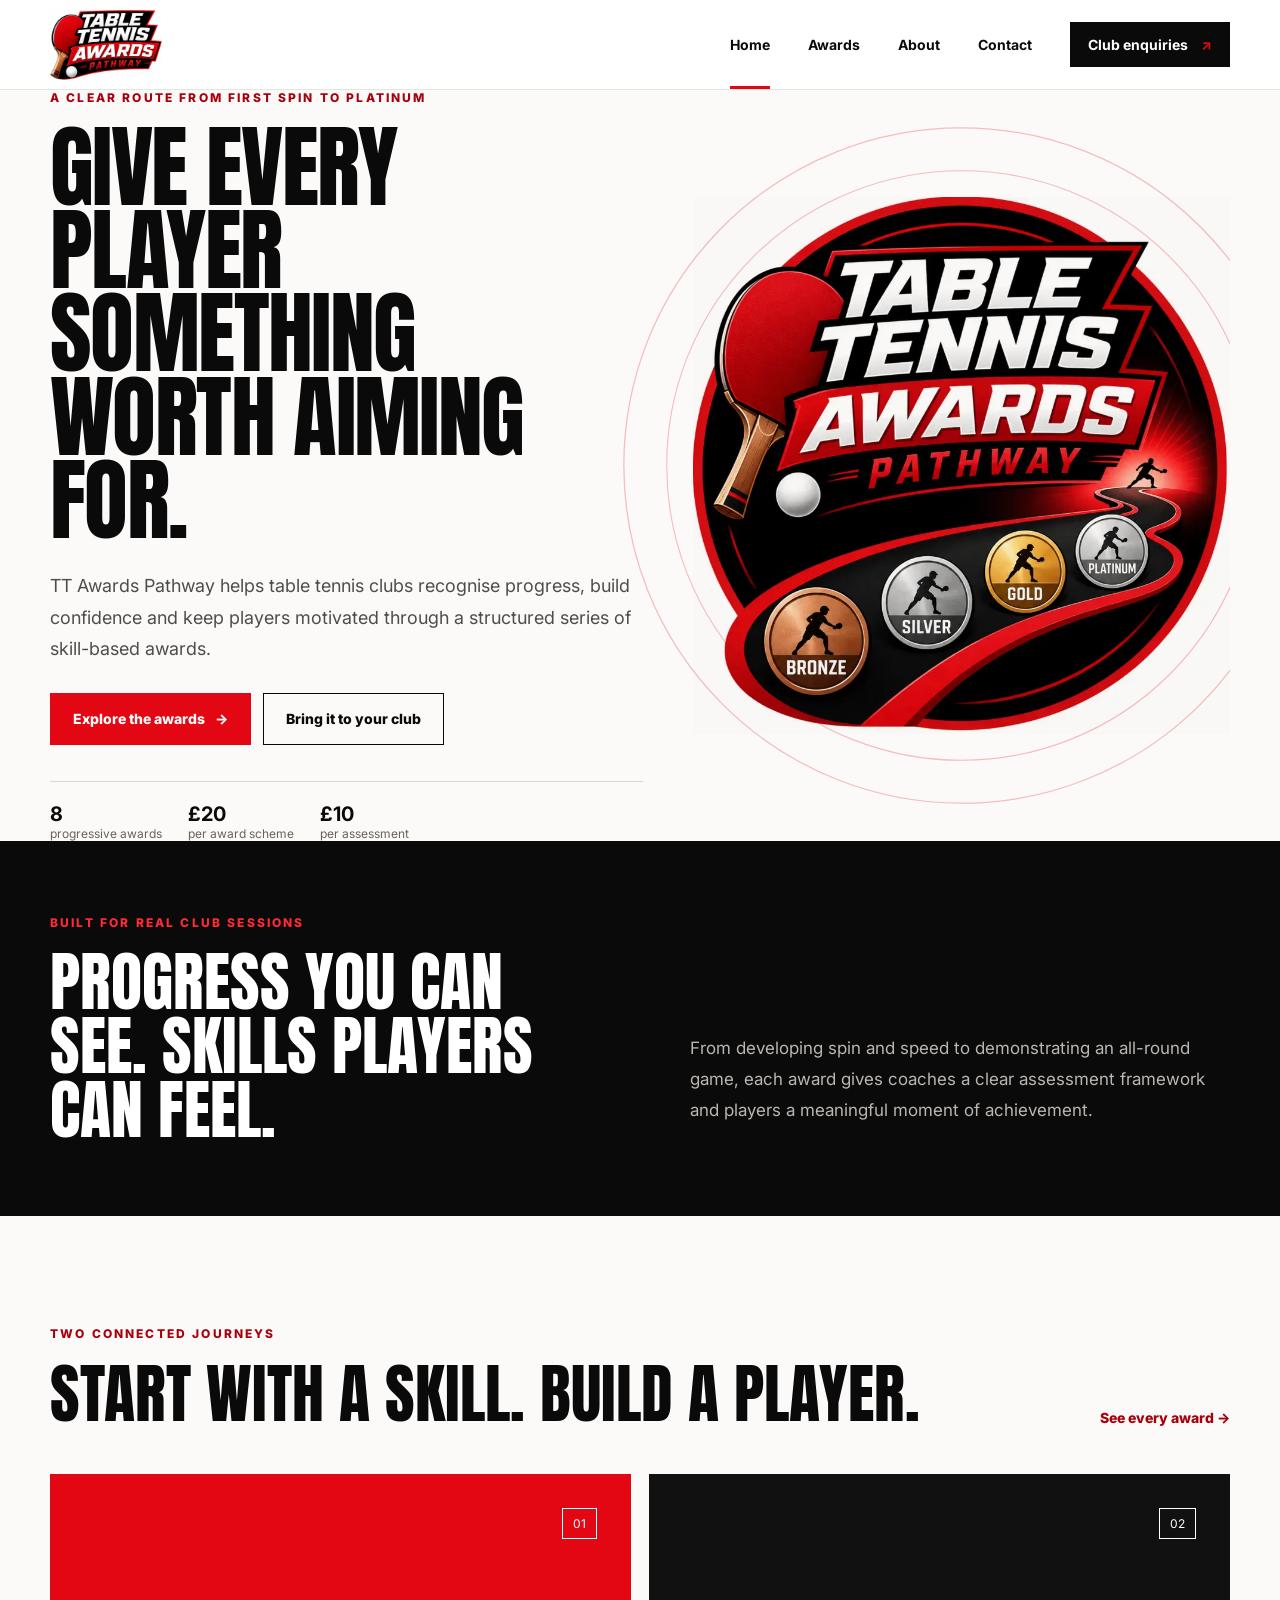
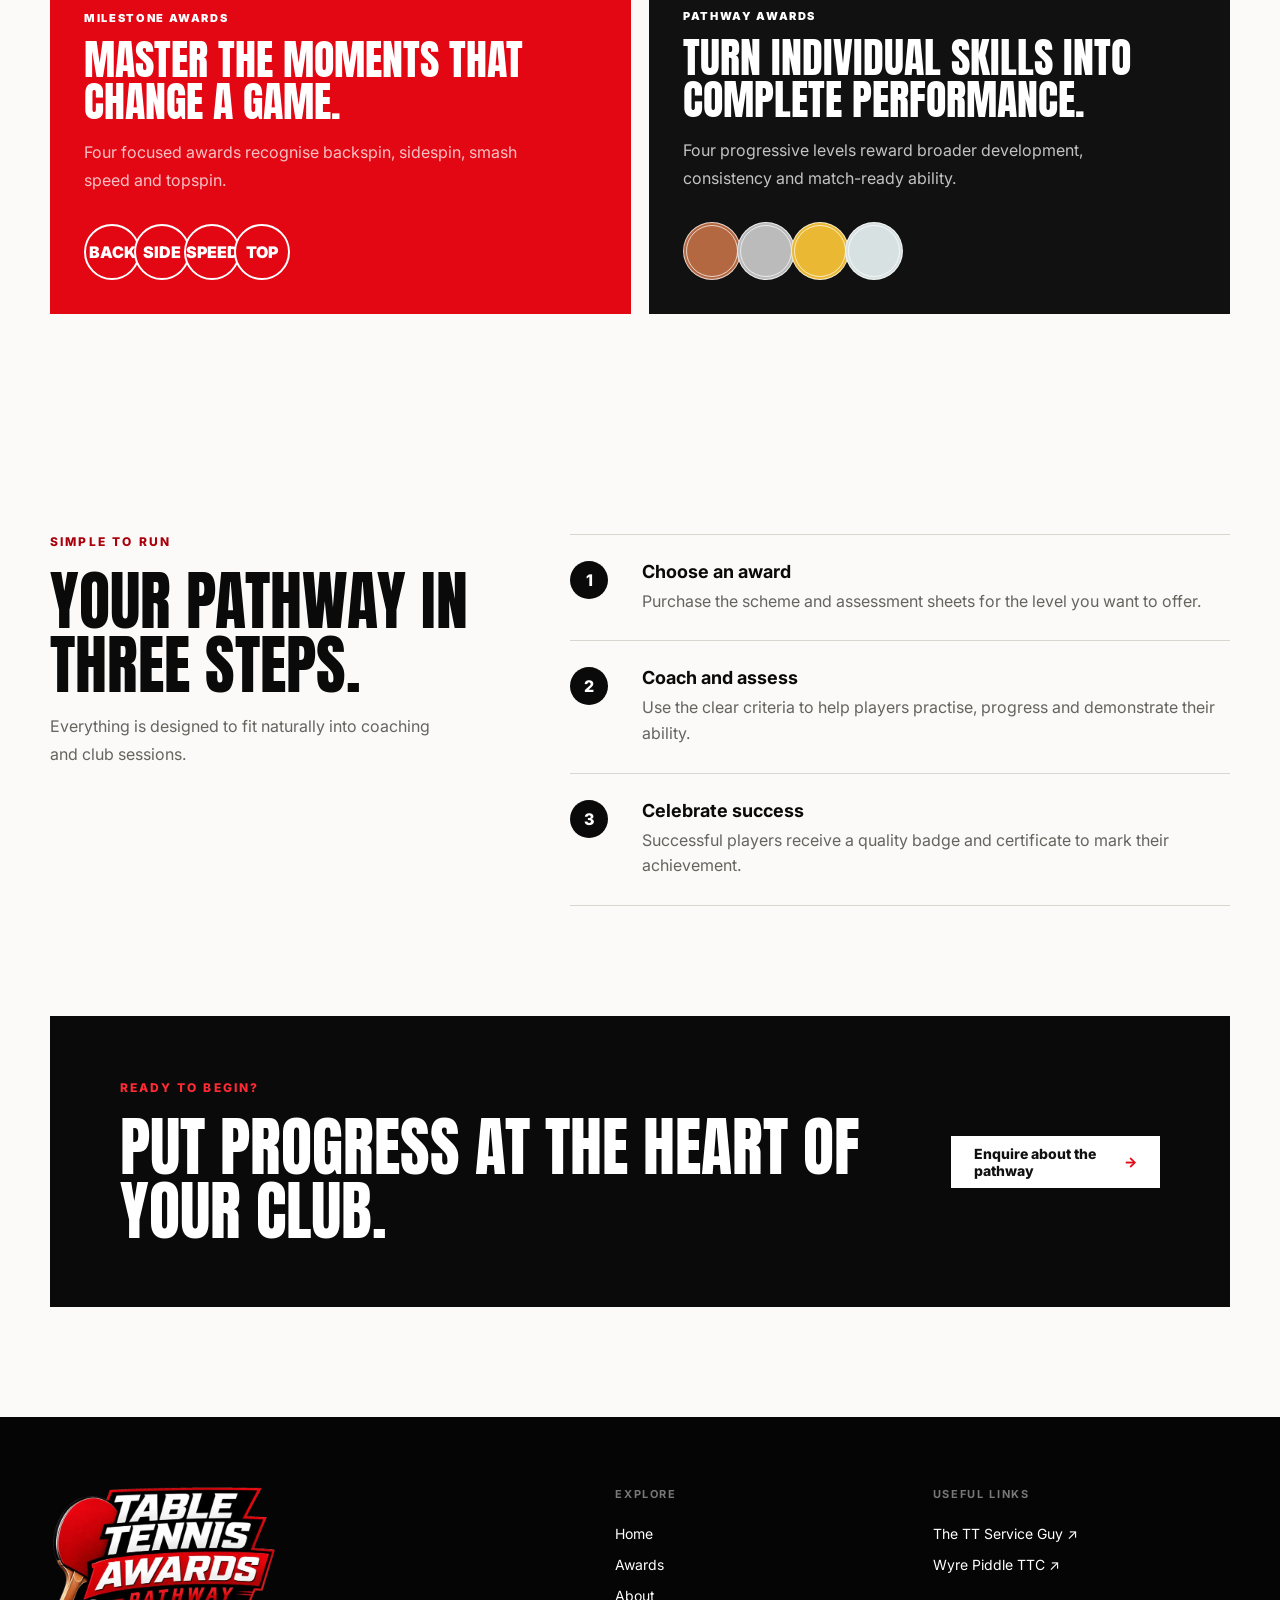
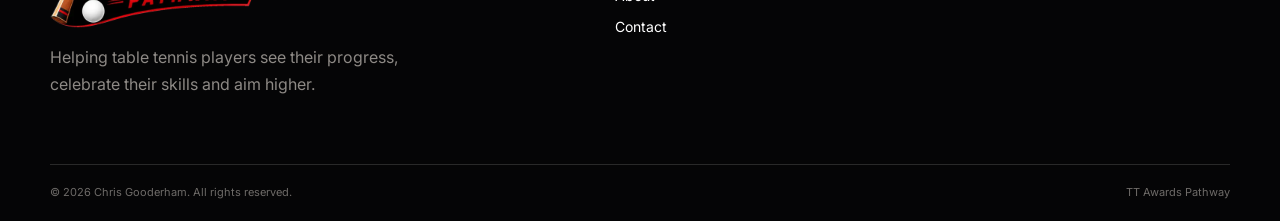
<file: index.html>
<!doctype html><html lang="en"><head><meta charset="utf-8"><meta name="viewport" content="width=device-width,initial-scale=1"><title>Table Tennis Awards for Clubs | TT Awards Pathway</title><meta name="description" content="A structured table tennis awards scheme for UK clubs, with coaching programmes, assessments, embroidered badges and certificates for players."><meta name="robots" content="index,follow,max-image-preview:large"><link rel="canonical" href="https://ttawardspathway.co.uk/"><meta property="og:type" content="website"><meta property="og:site_name" content="TT Awards Pathway"><meta property="og:title" content="Table Tennis Awards for Clubs | TT Awards Pathway"><meta property="og:description" content="A structured table tennis awards scheme for UK clubs, with coaching programmes, assessments, embroidered badges and certificates for players."><meta property="og:url" content="https://ttawardspathway.co.uk/"><meta property="og:image" content="https://ttawardspathway.co.uk/assets/ttap-full.webp"><meta property="og:image:alt" content="TT Awards Pathway table tennis badge"><meta name="twitter:card" content="summary_large_image"><meta name="twitter:title" content="Table Tennis Awards for Clubs | TT Awards Pathway"><meta name="twitter:description" content="A structured table tennis awards scheme for UK clubs, with coaching programmes, assessments, embroidered badges and certificates for players."><meta name="twitter:image" content="https://ttawardspathway.co.uk/assets/ttap-full.webp"><link rel="icon" href="assets/favicon.svg"><link rel="stylesheet" href="styles.css"><script type="application/ld+json">{"@context":"https://schema.org","@graph":[{"@type":"Organization","@id":"https://ttawardspathway.co.uk/#organization","name":"TT Awards Pathway","url":"https://ttawardspathway.co.uk/","logo":"https://ttawardspathway.co.uk/assets/ttap-full.webp","email":"ttawardspathway@gmail.com","description":"A structured table tennis awards scheme for clubs and players."},{"@type":"WebSite","@id":"https://ttawardspathway.co.uk/#website","url":"https://ttawardspathway.co.uk/","name":"TT Awards Pathway","publisher":{"@id":"https://ttawardspathway.co.uk/#organization"}},{"@type":"Service","name":"Table tennis award assessment packs","serviceType":"Table tennis coaching, assessment and player recognition scheme","provider":{"@id":"https://ttawardspathway.co.uk/#organization"},"areaServed":{"@type":"Country","name":"United Kingdom"},"url":"https://ttawardspathway.co.uk/awards/"}]}</script></head><body><div class="site-shell"><header class="site-header"><div class="wrap header-inner"><a href="./" class="brand" aria-label="TT Awards Pathway home"><img src="assets/ttap-slim.webp" alt="TT Awards Pathway"></a><button class="menu-button" aria-expanded="false" aria-label="Toggle navigation"><span></span><span></span></button><nav class="nav" aria-label="Main navigation"><a class="active" href="./">Home</a><a class="" href="./awards/">Awards</a><a class="" href="./about/">About</a><a class="" href="./contact/">Contact</a><a class="nav-cta" href="./contact/">Club enquiries <span>↗</span></a></nav></div></header><main><section class="hero wrap"><div class="hero-copy"><p class="eyebrow">A clear route from first spin to platinum</p><h1>Give every player something worth aiming for.</h1><p class="lead">TT Awards Pathway helps table tennis clubs recognise progress, build confidence and keep players motivated through a structured series of skill-based awards.</p><div class="actions"><a class="button primary" href="./awards/">Explore the awards <span>→</span></a><a class="button secondary" href="./contact/">Bring it to your club</a></div><div class="trust-row"><span><b>8</b> progressive awards</span><span><b>£20</b> per award scheme</span><span><b>£10</b> per assessment</span></div></div><div class="hero-mark"><div class="orbit orbit-one"></div><div class="orbit orbit-two"></div><img src="assets/ttap-full.webp" alt="TT Awards Pathway badge showing Bronze, Silver, Gold and Platinum milestones"></div></section><section class="dark-band"><div class="wrap band-grid"><div><p class="eyebrow red">Built for real club sessions</p><h2>Progress you can see. Skills players can feel.</h2></div><p>From developing spin and speed to demonstrating an all-round game, each award gives coaches a clear assessment framework and players a meaningful moment of achievement.</p></div></section><section class="section wrap"><div class="section-heading"><div><p class="eyebrow">Two connected journeys</p><h2>Start with a skill. Build a player.</h2></div><a class="text-link" href="./awards/">See every award →</a></div><div class="journey-grid"><article class="journey-card milestone-card"><span class="card-number">01</span><div><p class="kicker">Milestone Awards</p><h3>Master the moments that change a game.</h3><p>Four focused awards recognise backspin, sidespin, smash speed and topspin.</p><div class="mini-path"><i>BACK</i><i>SIDE</i><i>SPEED</i><i>TOP</i></div></div></article><article class="journey-card pathway-card"><span class="card-number">02</span><div><p class="kicker">Pathway Awards</p><h3>Turn individual skills into complete performance.</h3><p>Four progressive levels reward broader development, consistency and match-ready ability.</p><div class="medal-row"><i class="bronze"></i><i class="silver"></i><i class="gold"></i><i class="platinum"></i></div></div></article></div></section><section class="section wrap process"><div class="process-intro"><p class="eyebrow">Simple to run</p><h2>Your pathway in three steps.</h2><p>Everything is designed to fit naturally into coaching and club sessions.</p></div><div class="steps"><article><span>1</span><h3>Choose an award</h3><p>Purchase the scheme and assessment sheets for the level you want to offer.</p></article><article><span>2</span><h3>Coach and assess</h3><p>Use the clear criteria to help players practise, progress and demonstrate their ability.</p></article><article><span>3</span><h3>Celebrate success</h3><p>Successful players receive a quality badge and certificate to mark their achievement.</p></article></div></section><section class="cta wrap"><div><p class="eyebrow red">Ready to begin?</p><h2>Put progress at the heart of your club.</h2></div><a class="button light" href="./contact/">Enquire about the pathway <span>→</span></a></section></main><footer><div class="wrap footer-grid"><div><img src="assets/ttap-slim-transparent.webp" alt="TT Awards Pathway"><p>Helping table tennis players see their progress, celebrate their skills and aim higher.</p></div><div><h3>Explore</h3><a href="./">Home</a><a href="./awards/">Awards</a><a href="./about/">About</a><a href="./contact/">Contact</a></div><div><h3>Useful links</h3><a href="https://thettserviceguy.com" target="_blank" rel="noreferrer">The TT Service Guy ↗</a><a href="https://wyrepiddlettc.ttclubs.co.uk/" target="_blank" rel="noreferrer">Wyre Piddle TTC ↗</a></div></div><div class="wrap footer-bottom"><span>© 2026 Chris Gooderham. All rights reserved.</span><span>TT Awards Pathway</span></div></footer></div><script src="script.js"></script></body></html>
</file>
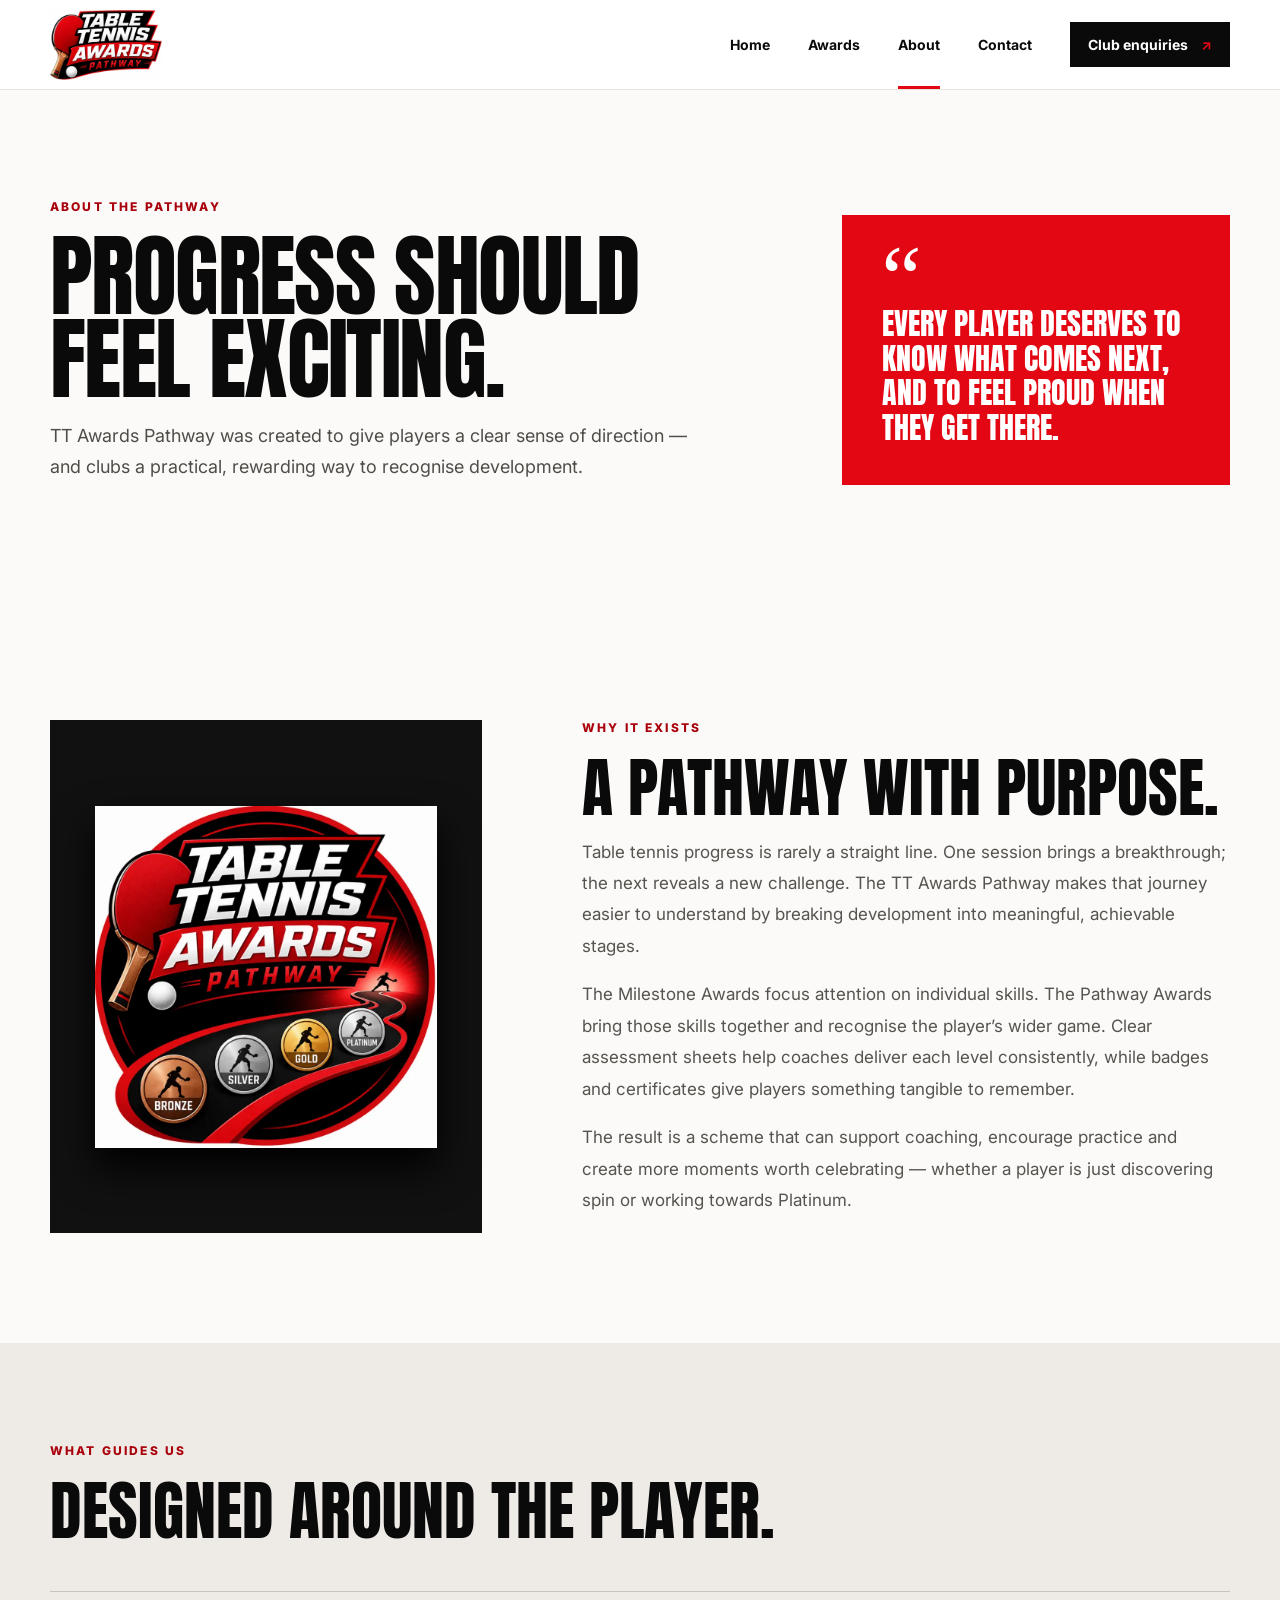
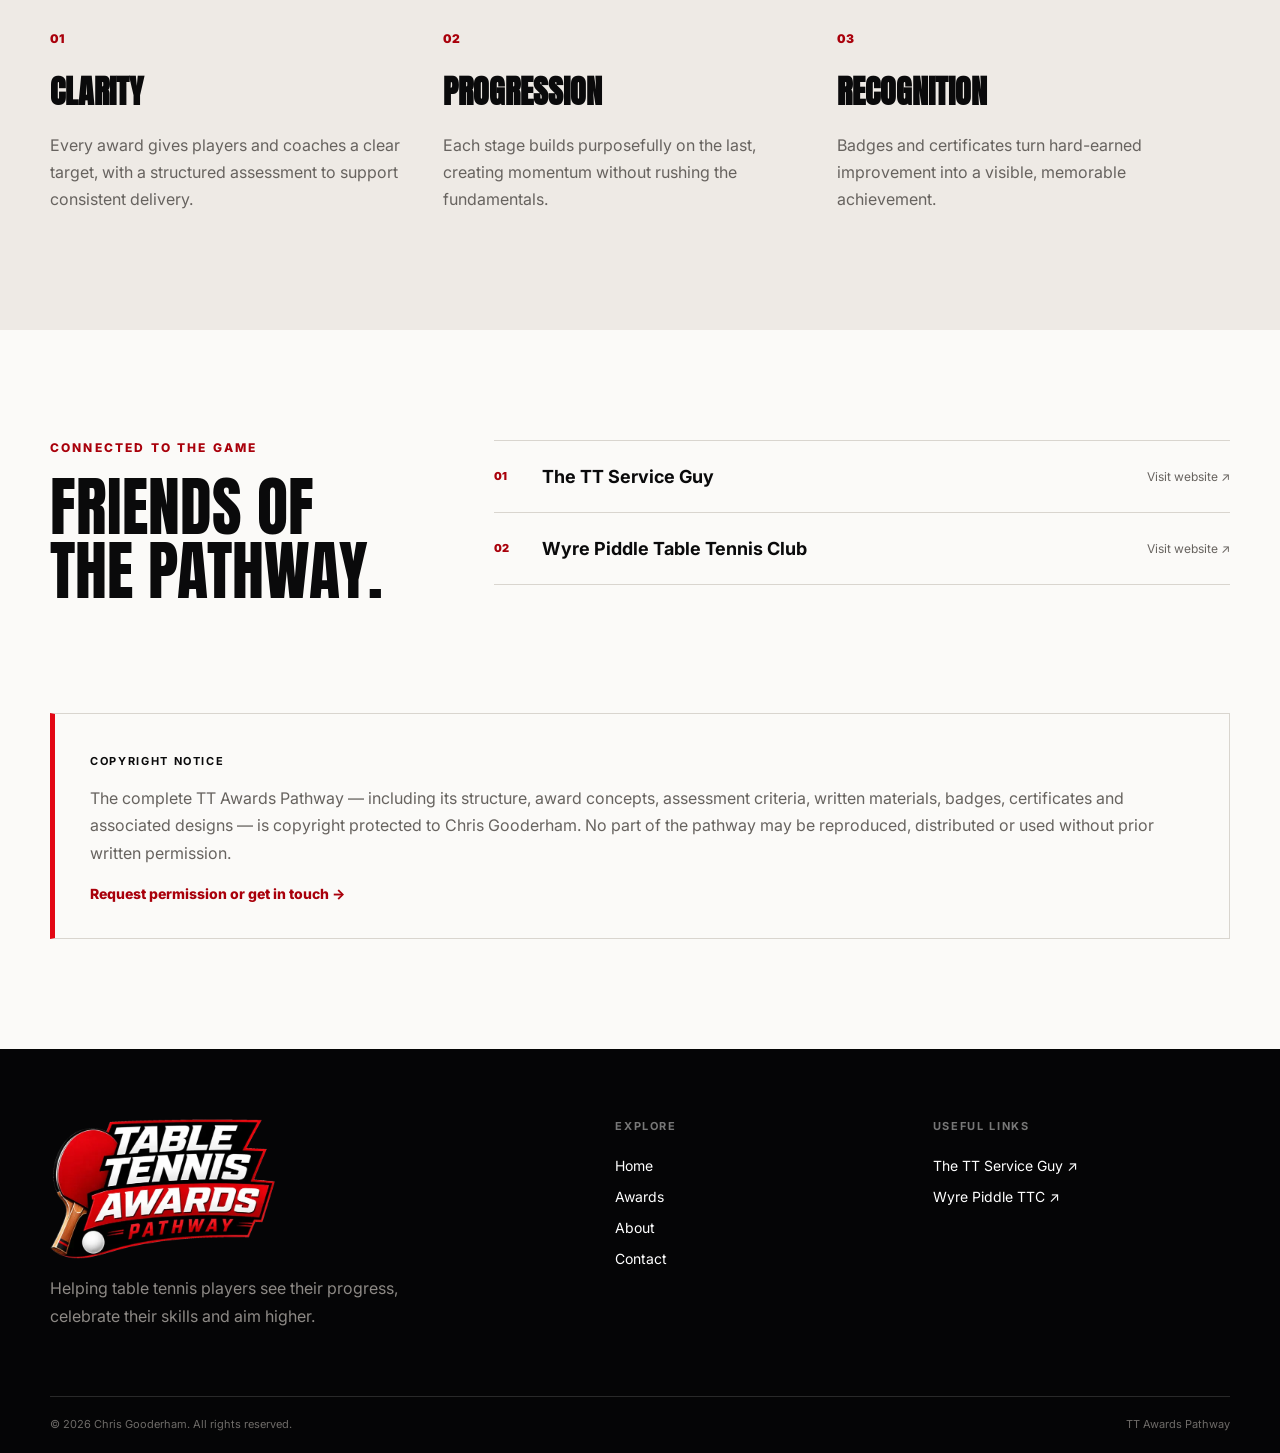
<file: about/index.html>
<!doctype html><html lang="en"><head><meta charset="utf-8"><meta name="viewport" content="width=device-width,initial-scale=1"><title>About the Table Tennis Awards Pathway</title><meta name="description" content="Learn how TT Awards Pathway helps table tennis clubs coach, assess and recognise player development through clear, progressive awards."><meta name="robots" content="index,follow,max-image-preview:large"><link rel="canonical" href="https://ttawardspathway.co.uk/about/"><meta property="og:type" content="website"><meta property="og:site_name" content="TT Awards Pathway"><meta property="og:title" content="About the Table Tennis Awards Pathway"><meta property="og:description" content="Learn how TT Awards Pathway helps table tennis clubs coach, assess and recognise player development through clear, progressive awards."><meta property="og:url" content="https://ttawardspathway.co.uk/about/"><meta property="og:image" content="https://ttawardspathway.co.uk/assets/ttap-full.webp"><meta property="og:image:alt" content="TT Awards Pathway table tennis badge"><meta name="twitter:card" content="summary_large_image"><meta name="twitter:title" content="About the Table Tennis Awards Pathway"><meta name="twitter:description" content="Learn how TT Awards Pathway helps table tennis clubs coach, assess and recognise player development through clear, progressive awards."><meta name="twitter:image" content="https://ttawardspathway.co.uk/assets/ttap-full.webp"><link rel="icon" href="../assets/favicon.svg"><link rel="stylesheet" href="../styles.css"></head><body><div class="site-shell"><header class="site-header"><div class="wrap header-inner"><a href="../" class="brand" aria-label="TT Awards Pathway home"><img src="../assets/ttap-slim.webp" alt="TT Awards Pathway"></a><button class="menu-button" aria-expanded="false" aria-label="Toggle navigation"><span></span><span></span></button><nav class="nav" aria-label="Main navigation"><a class="" href="../">Home</a><a class="" href="../awards/">Awards</a><a class="active" href="../about/">About</a><a class="" href="../contact/">Contact</a><a class="nav-cta" href="../contact/">Club enquiries <span>↗</span></a></nav></div></header><main><section class="page-hero about-hero wrap"><div><p class="eyebrow">About the pathway</p><h1>Progress should feel exciting.</h1><p class="lead">TT Awards Pathway was created to give players a clear sense of direction — and clubs a practical, rewarding way to recognise development.</p></div><div class="quote-card"><span>“</span><p>Every player deserves to know what comes next, and to feel proud when they get there.</p></div></section><section class="story wrap"><div class="story-mark"><img src="../assets/ttap-full.webp" alt="TT Awards Pathway badge"></div><div><p class="eyebrow">Why it exists</p><h2>A pathway with purpose.</h2><p>Table tennis progress is rarely a straight line. One session brings a breakthrough; the next reveals a new challenge. The TT Awards Pathway makes that journey easier to understand by breaking development into meaningful, achievable stages.</p><p>The Milestone Awards focus attention on individual skills. The Pathway Awards bring those skills together and recognise the player’s wider game. Clear assessment sheets help coaches deliver each level consistently, while badges and certificates give players something tangible to remember.</p><p>The result is a scheme that can support coaching, encourage practice and create more moments worth celebrating — whether a player is just discovering spin or working towards Platinum.</p></div></section><section class="values"><div class="wrap"><div class="section-heading"><div><p class="eyebrow">What guides us</p><h2>Designed around the player.</h2></div></div><div class="values-grid"><article><span>01</span><h3>Clarity</h3><p>Every award gives players and coaches a clear target, with a structured assessment to support consistent delivery.</p></article><article><span>02</span><h3>Progression</h3><p>Each stage builds purposefully on the last, creating momentum without rushing the fundamentals.</p></article><article><span>03</span><h3>Recognition</h3><p>Badges and certificates turn hard-earned improvement into a visible, memorable achievement.</p></article></div></div></section><section class="partners wrap"><div><p class="eyebrow">Connected to the game</p><h2>Friends of the pathway.</h2></div><div class="partner-links"><a href="https://thettserviceguy.com" target="_blank" rel="noreferrer"><span>01</span><b>The TT Service Guy</b><i>Visit website ↗</i></a><a href="https://wyrepiddlettc.ttclubs.co.uk/" target="_blank" rel="noreferrer"><span>02</span><b>Wyre Piddle Table Tennis Club</b><i>Visit website ↗</i></a></div></section><section class="copyright wrap"><b>Copyright notice</b><p>The complete TT Awards Pathway — including its structure, award concepts, assessment criteria, written materials, badges, certificates and associated designs — is copyright protected to Chris Gooderham. No part of the pathway may be reproduced, distributed or used without prior written permission.</p><a class="text-link" href="../contact/">Request permission or get in touch →</a></section></main><footer><div class="wrap footer-grid"><div><img src="../assets/ttap-slim-transparent.webp" alt="TT Awards Pathway"><p>Helping table tennis players see their progress, celebrate their skills and aim higher.</p></div><div><h3>Explore</h3><a href="../">Home</a><a href="../awards/">Awards</a><a href="../about/">About</a><a href="../contact/">Contact</a></div><div><h3>Useful links</h3><a href="https://thettserviceguy.com" target="_blank" rel="noreferrer">The TT Service Guy ↗</a><a href="https://wyrepiddlettc.ttclubs.co.uk/" target="_blank" rel="noreferrer">Wyre Piddle TTC ↗</a></div></div><div class="wrap footer-bottom"><span>© 2026 Chris Gooderham. All rights reserved.</span><span>TT Awards Pathway</span></div></footer></div><script src="../script.js"></script></body></html>
</file>
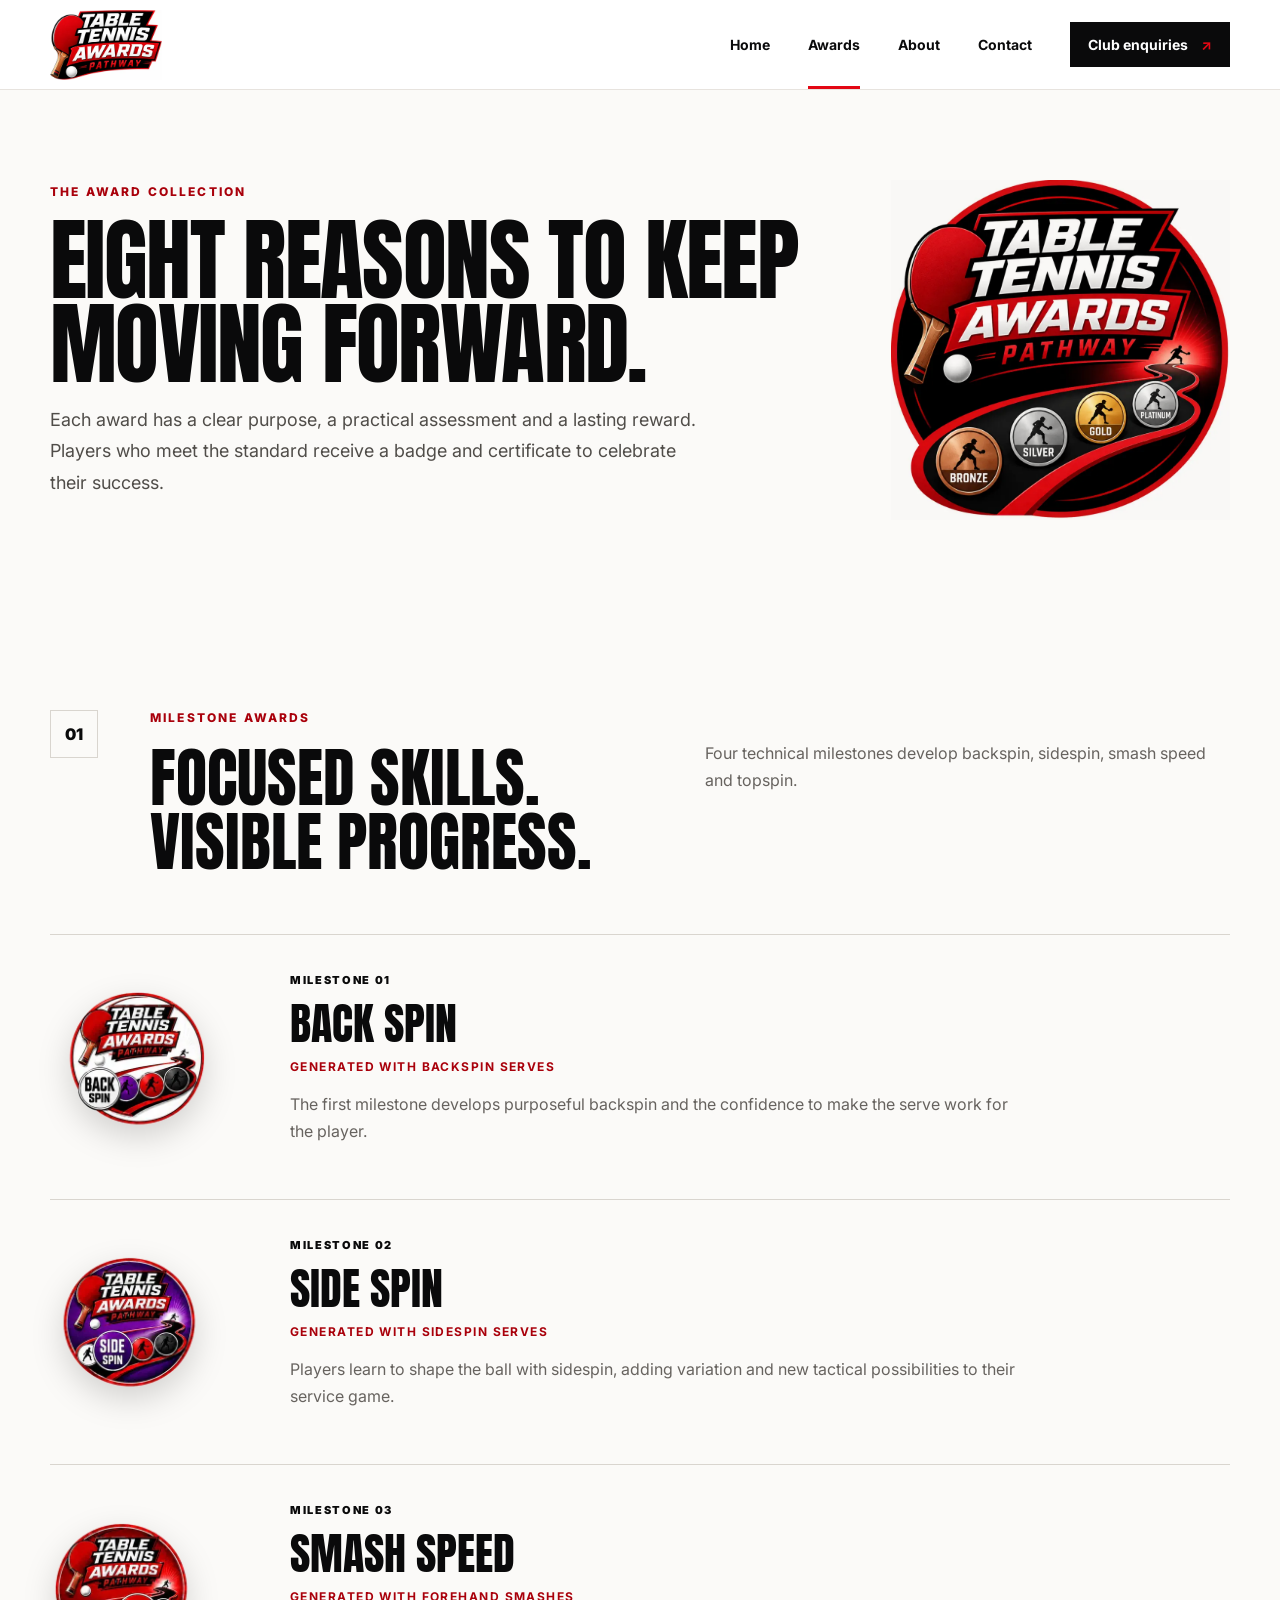
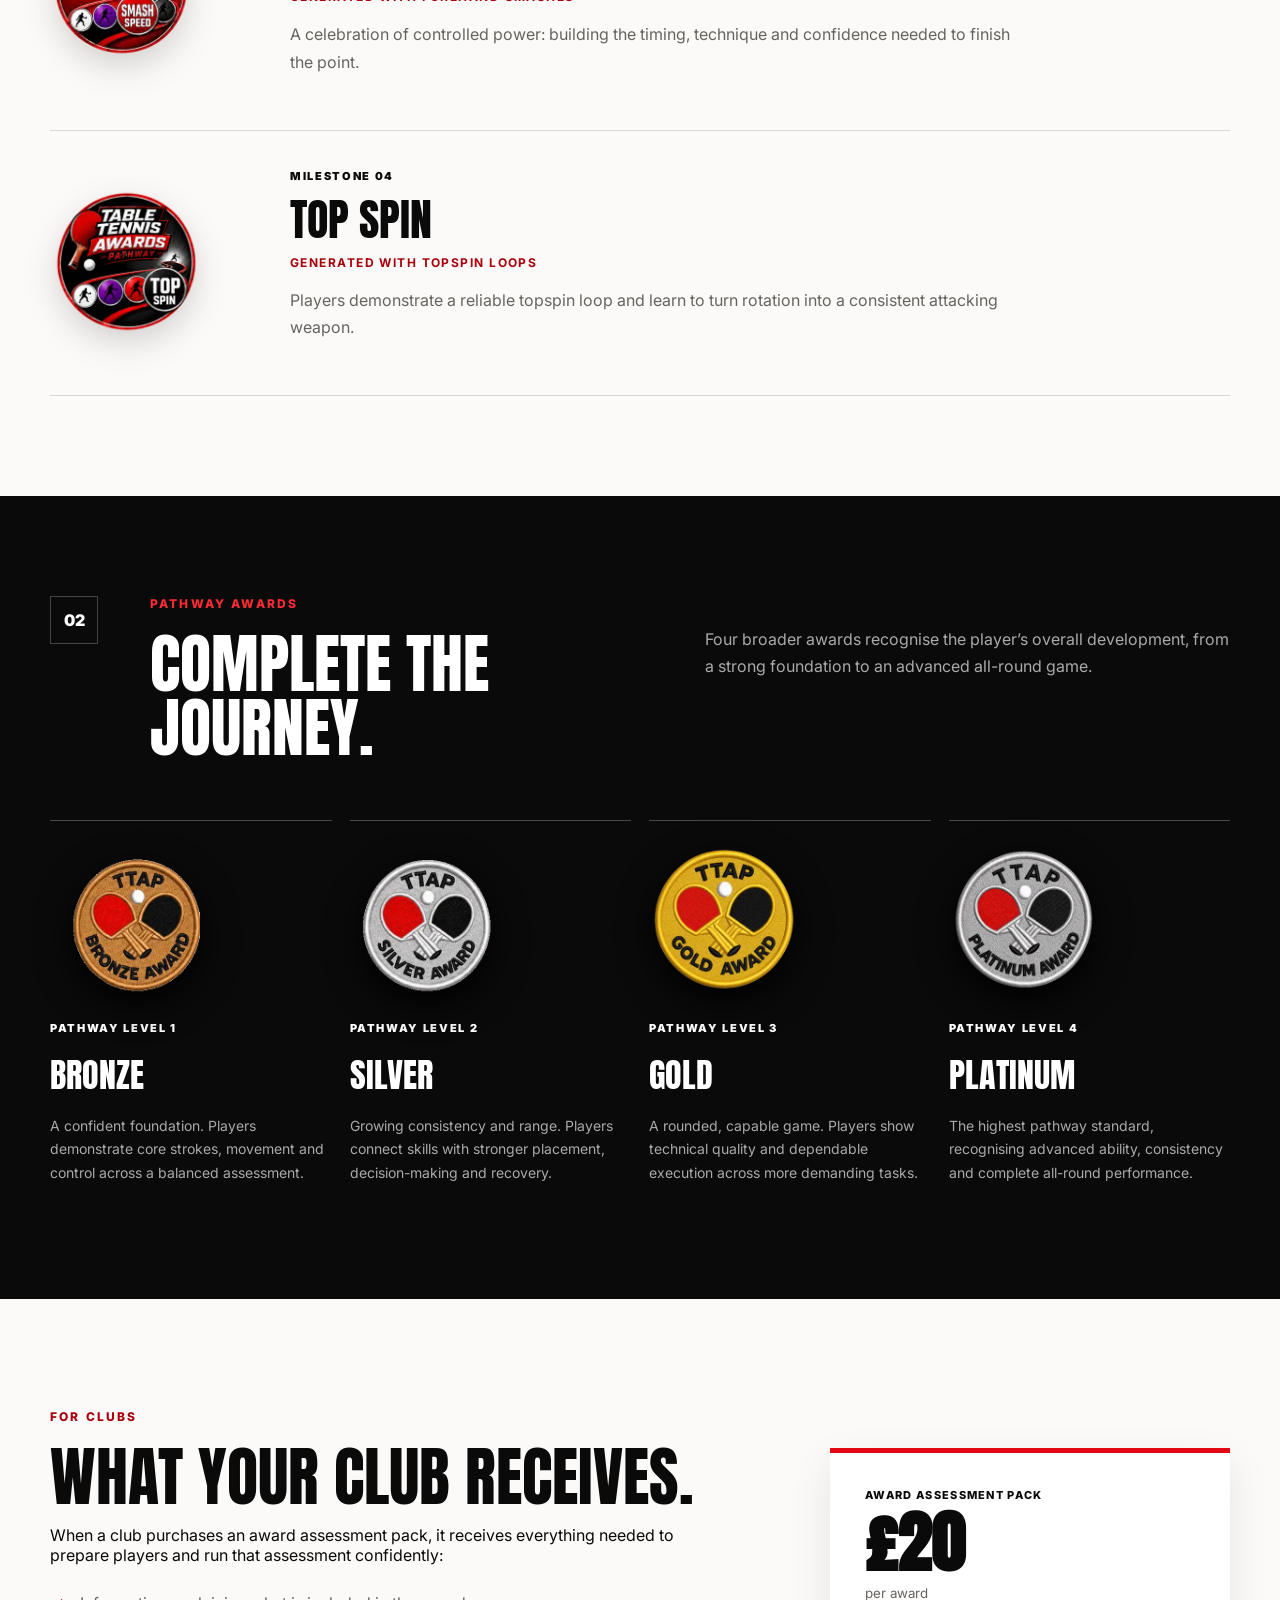
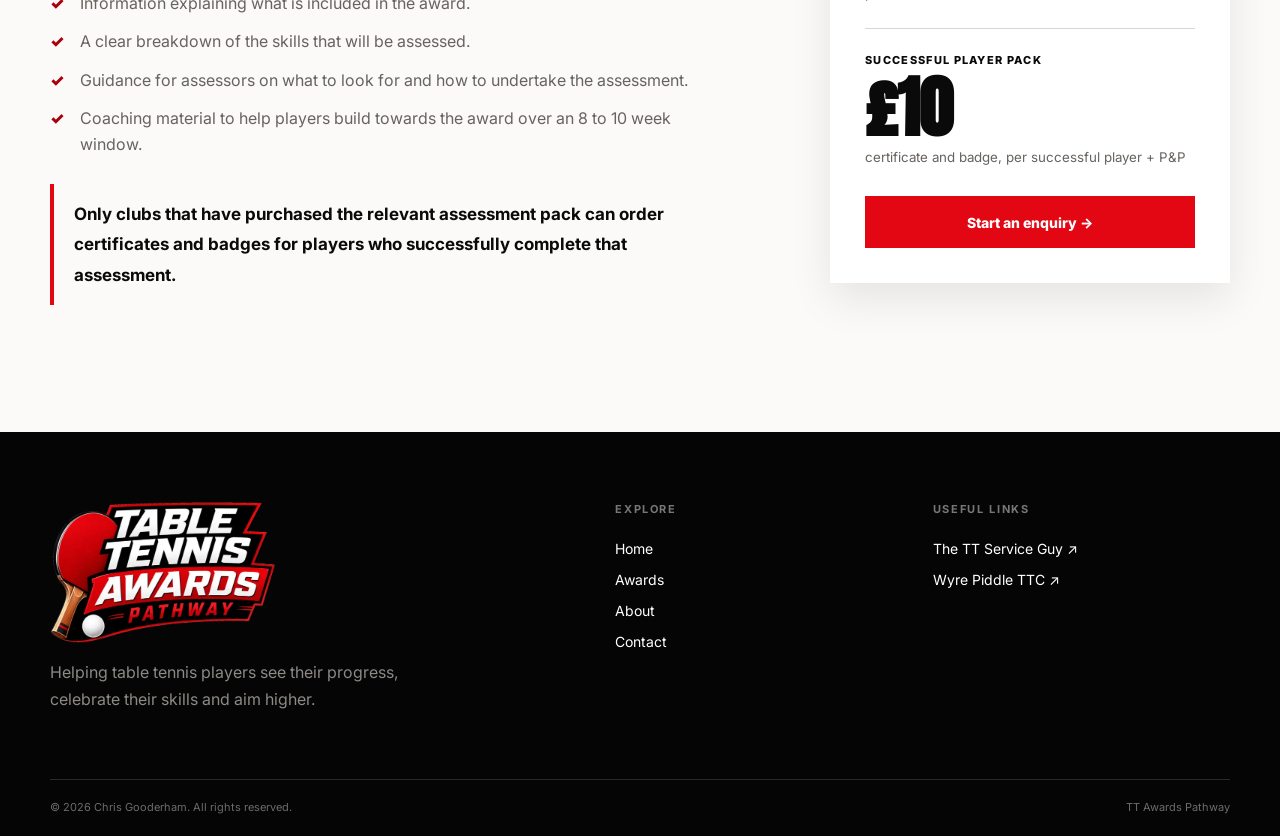
<file: awards/index.html>
<!doctype html><html lang="en"><head><meta charset="utf-8"><meta name="viewport" content="width=device-width,initial-scale=1"><title>Table Tennis Awards, Assessments & Badges | TT Awards Pathway</title><meta name="description" content="Explore eight table tennis awards for clubs: Back Spin, Side Spin, Smash Speed, Top Spin, Bronze, Silver, Gold and Platinum."><meta name="robots" content="index,follow,max-image-preview:large"><link rel="canonical" href="https://ttawardspathway.co.uk/awards/"><meta property="og:type" content="website"><meta property="og:site_name" content="TT Awards Pathway"><meta property="og:title" content="Table Tennis Awards, Assessments & Badges | TT Awards Pathway"><meta property="og:description" content="Explore eight table tennis awards for clubs: Back Spin, Side Spin, Smash Speed, Top Spin, Bronze, Silver, Gold and Platinum."><meta property="og:url" content="https://ttawardspathway.co.uk/awards/"><meta property="og:image" content="https://ttawardspathway.co.uk/assets/ttap-full.webp"><meta property="og:image:alt" content="TT Awards Pathway table tennis badge"><meta name="twitter:card" content="summary_large_image"><meta name="twitter:title" content="Table Tennis Awards, Assessments & Badges | TT Awards Pathway"><meta name="twitter:description" content="Explore eight table tennis awards for clubs: Back Spin, Side Spin, Smash Speed, Top Spin, Bronze, Silver, Gold and Platinum."><meta name="twitter:image" content="https://ttawardspathway.co.uk/assets/ttap-full.webp"><link rel="icon" href="../assets/favicon.svg"><link rel="stylesheet" href="../styles.css"></head><body><div class="site-shell"><header class="site-header"><div class="wrap header-inner"><a href="../" class="brand" aria-label="TT Awards Pathway home"><img src="../assets/ttap-slim.webp" alt="TT Awards Pathway"></a><button class="menu-button" aria-expanded="false" aria-label="Toggle navigation"><span></span><span></span></button><nav class="nav" aria-label="Main navigation"><a class="" href="../">Home</a><a class="active" href="../awards/">Awards</a><a class="" href="../about/">About</a><a class="" href="../contact/">Contact</a><a class="nav-cta" href="../contact/">Club enquiries <span>↗</span></a></nav></div></header><main><section class="page-hero awards-hero wrap"><div><p class="eyebrow">The award collection</p><h1>Eight reasons to keep moving forward.</h1><p class="lead">Each award has a clear purpose, a practical assessment and a lasting reward. Players who meet the standard receive a badge and certificate to celebrate their success.</p></div><img src="../assets/ttap-full.webp" alt="TT Awards Pathway badge"></section><section class="award-section wrap"><div class="award-intro"><span>01</span><div><p class="eyebrow">Milestone Awards</p><h2>Focused skills. Visible progress.</h2></div><p>Four technical milestones develop backspin, sidespin, smash speed and topspin.</p></div><div class="milestone-list"><article class="award-row white"><img class="award-badge" src="../assets/badge-back-spin.webp" alt="Back Spin milestone badge"><div><p class="kicker">Milestone 01</p><h3>Back Spin</h3><strong>Generated with backspin serves</strong><p>The first milestone develops purposeful backspin and the confidence to make the serve work for the player.</p></div></article><article class="award-row purple"><img class="award-badge" src="../assets/badge-side-spin.webp" alt="Side Spin milestone badge"><div><p class="kicker">Milestone 02</p><h3>Side Spin</h3><strong>Generated with sidespin serves</strong><p>Players learn to shape the ball with sidespin, adding variation and new tactical possibilities to their service game.</p></div></article><article class="award-row red"><img class="award-badge" src="../assets/badge-smash-speed.webp" alt="Smash Speed milestone badge"><div><p class="kicker">Milestone 03</p><h3>Smash Speed</h3><strong>Generated with forehand smashes</strong><p>A celebration of controlled power: building the timing, technique and confidence needed to finish the point.</p></div></article><article class="award-row black"><img class="award-badge" src="../assets/badge-top-spin.webp" alt="Top Spin milestone badge"><div><p class="kicker">Milestone 04</p><h3>Top Spin</h3><strong>Generated with topspin loops</strong><p>Players demonstrate a reliable topspin loop and learn to turn rotation into a consistent attacking weapon.</p></div></article></div></section><section class="pathway-bg"><div class="award-section wrap"><div class="award-intro light-copy"><span>02</span><div><p class="eyebrow red">Pathway Awards</p><h2>Complete the journey.</h2></div><p>Four broader awards recognise the player’s overall development, from a strong foundation to an advanced all-round game.</p></div><div class="pathway-grid"><article><img class="pathway-badge" src="../assets/badge-bronze.webp" alt="Bronze Pathway Award badge"><p class="kicker">Pathway level 1</p><h3>Bronze</h3><p>A confident foundation. Players demonstrate core strokes, movement and control across a balanced assessment.</p></article><article><img class="pathway-badge" src="../assets/badge-silver.webp" alt="Silver Pathway Award badge"><p class="kicker">Pathway level 2</p><h3>Silver</h3><p>Growing consistency and range. Players connect skills with stronger placement, decision-making and recovery.</p></article><article><img class="pathway-badge" src="../assets/badge-gold.webp" alt="Gold Pathway Award badge"><p class="kicker">Pathway level 3</p><h3>Gold</h3><p>A rounded, capable game. Players show technical quality and dependable execution across more demanding tasks.</p></article><article><img class="pathway-badge" src="../assets/badge-platinum.webp" alt="Platinum Pathway Award badge"><p class="kicker">Pathway level 4</p><h3>Platinum</h3><p>The highest pathway standard, recognising advanced ability, consistency and complete all-round performance.</p></article></div></div></section><section class="pricing wrap"><div><p class="eyebrow">For clubs</p><h2>What your club receives.</h2><p>When a club purchases an award assessment pack, it receives everything needed to prepare players and run that assessment confidently:</p><ul class="assessment-includes"><li>Information explaining what is included in the award.</li><li>A clear breakdown of the skills that will be assessed.</li><li>Guidance for assessors on what to look for and how to undertake the assessment.</li><li>Coaching material to help players build towards the award over an 8 to 10 week window.</li></ul><p class="eligibility-note"><strong>Only clubs that have purchased the relevant assessment pack can order certificates and badges for players who successfully complete that assessment.</strong></p></div><div class="price-card"><span>Award assessment pack</span><strong>£20</strong><small>per award</small><hr><span>Successful player pack</span><strong>£10</strong><small>certificate and badge, per successful player + P&amp;P</small><a class="button primary" href="../contact/">Start an enquiry →</a></div></section></main><footer><div class="wrap footer-grid"><div><img src="../assets/ttap-slim-transparent.webp" alt="TT Awards Pathway"><p>Helping table tennis players see their progress, celebrate their skills and aim higher.</p></div><div><h3>Explore</h3><a href="../">Home</a><a href="../awards/">Awards</a><a href="../about/">About</a><a href="../contact/">Contact</a></div><div><h3>Useful links</h3><a href="https://thettserviceguy.com" target="_blank" rel="noreferrer">The TT Service Guy ↗</a><a href="https://wyrepiddlettc.ttclubs.co.uk/" target="_blank" rel="noreferrer">Wyre Piddle TTC ↗</a></div></div><div class="wrap footer-bottom"><span>© 2026 Chris Gooderham. All rights reserved.</span><span>TT Awards Pathway</span></div></footer></div><script src="../script.js"></script></body></html>
</file>
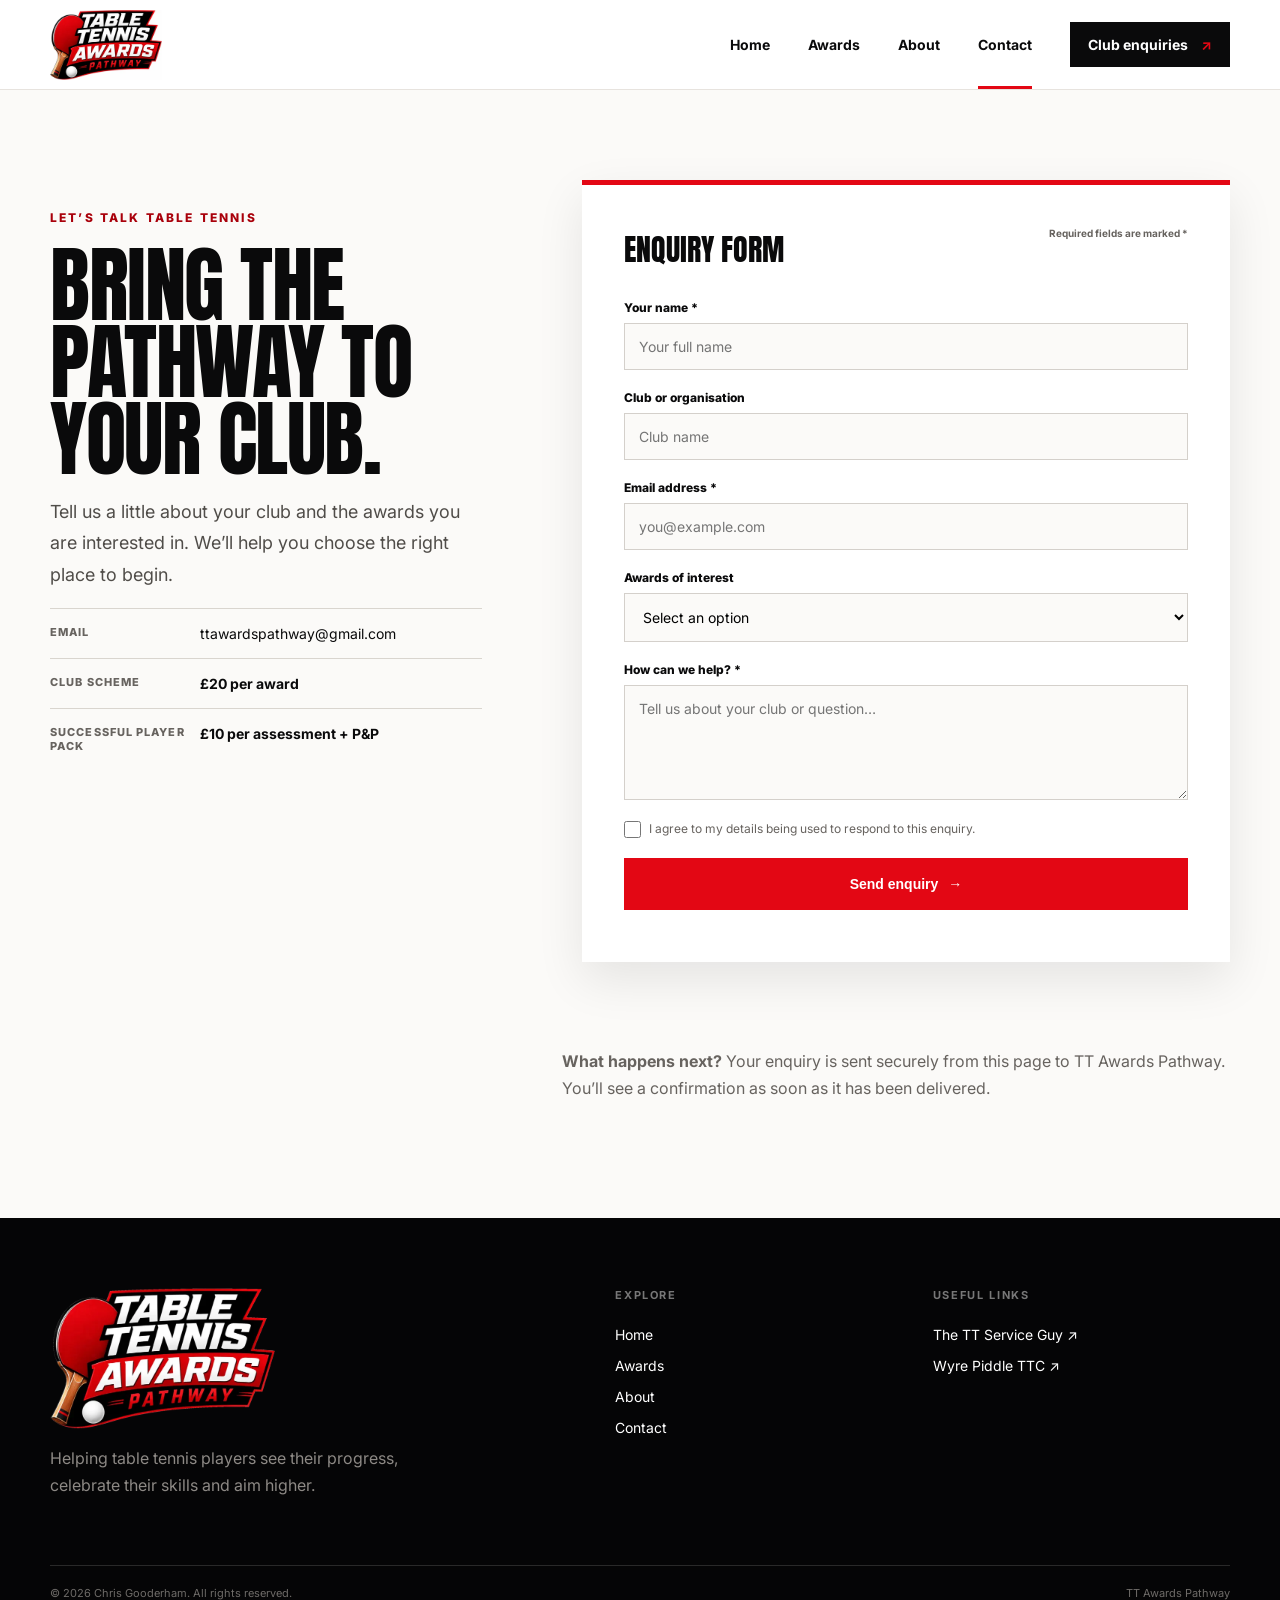
<file: contact/index.html>
<!doctype html><html lang="en"><head><meta charset="utf-8"><meta name="viewport" content="width=device-width,initial-scale=1"><title>Bring TT Awards Pathway to Your Club | Contact</title><meta name="description" content="Contact TT Awards Pathway to purchase assessment packs, coaching materials, certificates and embroidered badges for your table tennis club."><meta name="robots" content="index,follow,max-image-preview:large"><link rel="canonical" href="https://ttawardspathway.co.uk/contact/"><meta property="og:type" content="website"><meta property="og:site_name" content="TT Awards Pathway"><meta property="og:title" content="Bring TT Awards Pathway to Your Club | Contact"><meta property="og:description" content="Contact TT Awards Pathway to purchase assessment packs, coaching materials, certificates and embroidered badges for your table tennis club."><meta property="og:url" content="https://ttawardspathway.co.uk/contact/"><meta property="og:image" content="https://ttawardspathway.co.uk/assets/ttap-full.webp"><meta property="og:image:alt" content="TT Awards Pathway table tennis badge"><meta name="twitter:card" content="summary_large_image"><meta name="twitter:title" content="Bring TT Awards Pathway to Your Club | Contact"><meta name="twitter:description" content="Contact TT Awards Pathway to purchase assessment packs, coaching materials, certificates and embroidered badges for your table tennis club."><meta name="twitter:image" content="https://ttawardspathway.co.uk/assets/ttap-full.webp"><link rel="icon" href="../assets/favicon.svg"><link rel="stylesheet" href="../styles.css"></head><body><div class="site-shell"><header class="site-header"><div class="wrap header-inner"><a href="../" class="brand" aria-label="TT Awards Pathway home"><img src="../assets/ttap-slim.webp" alt="TT Awards Pathway"></a><button class="menu-button" aria-expanded="false" aria-label="Toggle navigation"><span></span><span></span></button><nav class="nav" aria-label="Main navigation"><a class="" href="../">Home</a><a class="" href="../awards/">Awards</a><a class="" href="../about/">About</a><a class="active" href="../contact/">Contact</a><a class="nav-cta" href="../contact/">Club enquiries <span>↗</span></a></nav></div></header><main><section class="contact-hero wrap"><div><p class="eyebrow">Let’s talk table tennis</p><h1>Bring the pathway to your club.</h1><p class="lead">Tell us a little about your club and the awards you are interested in. We’ll help you choose the right place to begin.</p><div class="contact-detail"><span>Email</span><a href="mailto:ttawardspathway@gmail.com">ttawardspathway@gmail.com</a></div><div class="contact-detail"><span>Club scheme</span><p>£20 per award</p></div><div class="contact-detail"><span>Successful player pack</span><p>£10 per assessment + P&amp;P</p></div></div><form class="contact-form" id="contact-form"><div class="form-heading"><span>Enquiry form</span><b>Required fields are marked *</b></div><input class="form-honeypot" type="checkbox" name="botcheck" tabindex="-1" autocomplete="off" aria-hidden="true"><label>Your name *<input name="name" required autocomplete="name" placeholder="Your full name"></label><label>Club or organisation<input name="club" autocomplete="organization" placeholder="Club name"></label><label>Email address *<input name="email" type="email" required autocomplete="email" placeholder="you@example.com"></label><label>Awards of interest<select name="awards"><option value="" selected>Select an option</option><option>Milestone Awards</option><option>Pathway Awards</option><option>Both award collections</option><option>Not sure yet</option></select></label><label>How can we help? *<textarea name="message" required rows="5" placeholder="Tell us about your club or question…"></textarea></label><label class="consent"><input type="checkbox" required><span>I agree to my details being used to respond to this enquiry.</span></label><button class="button primary" type="submit">Send enquiry <span>→</span></button><p class="form-status" aria-live="polite" role="status"></p></form></section><section class="contact-note wrap"><p><b>What happens next?</b> Your enquiry is sent securely from this page to TT Awards Pathway. You’ll see a confirmation as soon as it has been delivered.</p></section></main><footer><div class="wrap footer-grid"><div><img src="../assets/ttap-slim-transparent.webp" alt="TT Awards Pathway"><p>Helping table tennis players see their progress, celebrate their skills and aim higher.</p></div><div><h3>Explore</h3><a href="../">Home</a><a href="../awards/">Awards</a><a href="../about/">About</a><a href="../contact/">Contact</a></div><div><h3>Useful links</h3><a href="https://thettserviceguy.com" target="_blank" rel="noreferrer">The TT Service Guy ↗</a><a href="https://wyrepiddlettc.ttclubs.co.uk/" target="_blank" rel="noreferrer">Wyre Piddle TTC ↗</a></div></div><div class="wrap footer-bottom"><span>© 2026 Chris Gooderham. All rights reserved.</span><span>TT Awards Pathway</span></div></footer></div><script src="../script.js"></script></body></html>
</file>
<file: styles.css>
@import url('https://fonts.googleapis.com/css2?family=Anton&family=Inter:wght@400;700;800;900&display=swap');
:root{--font-inter:'Inter';--font-display:'Anton'}
:root{--red:#e30714;--deep-red:#a9000b;--ink:#0a0a0b;--soft:#f4f2ef;--line:#d9d5cf;--white:#fff;--muted:#67635f}
*{box-sizing:border-box}html{scroll-behavior:smooth}body{margin:0;background:#fbfaf8;color:var(--ink);font-family:var(--font-inter),Arial,sans-serif}a{color:inherit;text-decoration:none}img{max-width:100%;display:block}.wrap{width:min(1180px,calc(100% - 48px));margin-inline:auto}.site-header{height:90px;background:#fff;border-bottom:1px solid #e7e3de;position:sticky;top:0;z-index:30}.header-inner{height:100%;display:flex;align-items:center;justify-content:space-between}.brand{width:200px}.nav{display:flex;align-items:center;height:100%;gap:38px;font-size:14px;font-weight:700}.nav>a:not(.nav-cta){height:100%;display:flex;align-items:center;position:relative}.nav>a:not(.nav-cta):after{content:"";height:3px;position:absolute;bottom:0;left:0;right:100%;background:var(--red);transition:.2s}.nav>a.active:after,.nav>a:hover:after{right:0}.nav-cta{background:var(--ink);color:#fff;padding:14px 18px}.nav-cta span,.button span{color:var(--red);margin-left:10px}.menu-button{display:none;background:none;border:0;width:36px}.hero{min-height:690px;display:grid;grid-template-columns:1.05fr .95fr;align-items:center;gap:50px;overflow:hidden}.eyebrow{text-transform:uppercase;font-size:12px;line-height:1.3;letter-spacing:.18em;font-weight:800;color:var(--deep-red);margin:0 0 20px}.eyebrow.red{color:#ff2a34}.hero h1,.page-hero h1,.contact-hero h1{font-family:var(--font-display),Impact,sans-serif;text-transform:uppercase;font-weight:400;font-size:clamp(64px,7vw,106px);line-height:.93;letter-spacing:-.018em;margin:0;max-width:760px}.lead{font-size:18px;line-height:1.75;color:#504d49;max-width:650px}.hero-copy>.lead{margin:28px 0}.actions{display:flex;gap:12px;flex-wrap:wrap}.button{display:inline-flex;justify-content:center;align-items:center;min-height:52px;padding:0 22px;font-weight:800;font-size:14px;border:1px solid var(--ink);cursor:pointer}.button.primary{background:var(--red);border-color:var(--red);color:#fff}.button.primary span{color:#fff}.button.secondary{background:transparent}.button.light{background:#fff;color:#111;border-color:#fff}.trust-row{display:flex;gap:26px;margin-top:36px;border-top:1px solid var(--line);padding-top:20px;font-size:12px;color:var(--muted)}.trust-row b{display:block;font-size:20px;color:var(--ink)}.hero-mark{position:relative}.hero-mark img{position:relative;width:100%;filter:drop-shadow(0 30px 40px rgba(0,0,0,.18));z-index:2}.orbit{position:absolute;border:1px solid rgba(227,7,20,.25);border-radius:50%;inset:0}.orbit-one{transform:scale(1.1)}.orbit-two{transform:scale(1.26)}.dark-band{background:var(--ink);color:#fff;padding:74px 0}.band-grid{display:grid;grid-template-columns:1fr 1fr;align-items:end;gap:100px}.band-grid h2,.section h2,.award-intro h2,.story h2,.values h2,.partners h2,.pricing h2,.cta h2{font-family:var(--font-display),Impact,sans-serif;text-transform:uppercase;font-weight:400;font-size:clamp(42px,5vw,70px);line-height:1;margin:0}.band-grid>p{color:#bbb6b0;line-height:1.8;font-size:17px}.section{padding:110px 0}.section-heading{display:flex;align-items:end;justify-content:space-between;margin-bottom:48px}.text-link{font-weight:800;font-size:14px;color:var(--deep-red)}.journey-grid{display:grid;grid-template-columns:1fr 1fr;gap:18px}.journey-card{min-height:440px;padding:34px;display:flex;flex-direction:column;justify-content:space-between;overflow:hidden}.milestone-card{background:var(--red);color:#fff}.pathway-card{background:#111;color:#fff}.card-number{align-self:flex-end;border:1px solid currentColor;padding:7px 10px;font-size:12px}.kicker{text-transform:uppercase;letter-spacing:.15em;font-size:11px;font-weight:900;margin:0 0 14px}.journey-card h3{font-family:var(--font-display);text-transform:uppercase;font-size:42px;line-height:1;margin:0 0 15px;max-width:480px;font-weight:400}.journey-card p:not(.kicker){color:rgba(255,255,255,.75);line-height:1.7;max-width:480px}.mini-path{display:flex;align-items:center;margin-top:30px}.mini-path i{font-style:normal;border:2px solid #fff;border-radius:50%;width:56px;height:56px;display:grid;place-items:center;font-weight:900;margin-right:-6px;background:var(--red)}.medal-row{display:flex;margin-top:30px;align-items:center}.medal-row i{width:58px;height:58px;border-radius:50%;border:4px double rgba(255,255,255,.7);margin-right:-4px}.bronze{background:#b36842}.silver{background:#bbb}.gold{background:#eab832}.platinum{background:#d8e1e2}.process{display:grid;grid-template-columns:.8fr 1.2fr;gap:80px}.process-intro>p:last-child{line-height:1.7;color:var(--muted);max-width:380px}.steps{border-top:1px solid var(--line)}.steps article{display:grid;grid-template-columns:52px 1fr;column-gap:20px;border-bottom:1px solid var(--line);padding:26px 0}.steps span{grid-row:1/3;width:38px;height:38px;border-radius:50%;background:var(--ink);color:#fff;display:grid;place-items:center;font-weight:800}.steps h3,.steps p{margin:0}.steps h3{font-size:18px}.steps p{color:var(--muted);line-height:1.6;margin-top:7px}.cta{background:var(--ink);color:#fff;margin-bottom:110px;padding:64px 70px;display:flex;align-items:center;justify-content:space-between;gap:30px}footer{background:#050506;color:#fff;padding:70px 0 22px}.footer-grid{display:grid;grid-template-columns:2fr 1fr 1.2fr;gap:70px}.footer-grid>div:first-child img{width:225px;filter:brightness(0) invert(1)}.footer-grid p{color:#8d8985;line-height:1.7;max-width:380px}.footer-grid h3{font-size:11px;letter-spacing:.15em;text-transform:uppercase;color:#777;margin:0 0 24px}.footer-grid a{display:block;font-size:14px;margin:0 0 14px}.footer-bottom{border-top:1px solid #292929;margin-top:50px;padding-top:20px;display:flex;justify-content:space-between;color:#6e6b68;font-size:11px}
.page-hero{min-height:520px;padding:90px 0;display:grid;grid-template-columns:1.25fr .55fr;gap:70px;align-items:center}.page-hero img{width:100%;filter:drop-shadow(0 25px 30px rgba(0,0,0,.18))}.award-section{padding:100px 0}.award-intro{display:grid;grid-template-columns:70px 1fr 1fr;gap:30px;align-items:start;margin-bottom:60px}.award-intro>span{width:48px;height:48px;border:1px solid var(--line);display:grid;place-items:center;font-weight:900}.award-intro>p{color:var(--muted);line-height:1.7;margin:30px 0 0}.milestone-list{border-top:1px solid var(--line)}.award-row{display:grid;grid-template-columns:190px 1fr;gap:50px;padding:38px 0;border-bottom:1px solid var(--line);align-items:center}.award-token{width:140px;height:140px;border-radius:50%;display:grid;place-items:center;align-content:center;border:7px double rgba(255,255,255,.8);box-shadow:0 12px 22px rgba(0,0,0,.16);text-transform:uppercase}.award-token b{font-family:var(--font-display);font-size:54px;line-height:1}.award-token small{font-size:11px;letter-spacing:.15em;font-weight:900}.award-row.white .award-token{background:#f7f7f5;color:#111;border-color:#ddd}.award-row.purple .award-token{background:#591d7d;color:#fff}.award-row.red .award-token{background:#d71620;color:#fff}.award-row.black .award-token{background:#111;color:#fff}.award-row.gold .award-token{background:#d6a82d;color:#111}.award-row h3{font-family:var(--font-display);font-size:44px;text-transform:uppercase;line-height:1;margin:0 0 10px;font-weight:400}.award-row strong{font-size:12px;text-transform:uppercase;letter-spacing:.12em;color:var(--deep-red)}.award-row div>p:last-child{line-height:1.7;color:var(--muted);max-width:730px}.pathway-bg{background:#0a0a0b;color:#fff}.light-copy>span{border-color:#444}.light-copy>p{color:#aaa}.pathway-grid{display:grid;grid-template-columns:repeat(4,1fr);gap:18px}.pathway-grid article{border-top:1px solid #484848;padding-top:24px}.pathway-medal{width:100px;height:100px;border-radius:50%;display:grid;place-items:center;border:8px double rgba(255,255,255,.65);margin-bottom:30px;box-shadow:0 10px 24px #000}.pathway-medal span{font-family:var(--font-display);font-size:34px}.pathway-grid h3{font-family:var(--font-display);font-weight:400;text-transform:uppercase;font-size:34px;margin:0}.pathway-grid article>p:last-child{color:#aaa;line-height:1.7;font-size:14px}.pricing{padding:110px 0;display:grid;grid-template-columns:1fr 400px;gap:100px;align-items:center}.pricing>div:first-child>p:last-child{line-height:1.8;color:var(--muted);font-size:17px}.price-card{background:#fff;border-top:5px solid var(--red);box-shadow:0 16px 40px rgba(0,0,0,.09);padding:35px;display:grid}.price-card span{text-transform:uppercase;letter-spacing:.12em;font-size:11px;font-weight:800}.price-card strong{font-family:var(--font-display);font-size:68px;line-height:1.2}.price-card small{color:var(--muted)}.price-card hr{width:100%;border:0;border-top:1px solid var(--line);margin:24px 0}.price-card .button{margin-top:28px}
.about-hero{grid-template-columns:1.3fr .7fr}.quote-card{background:var(--red);color:#fff;padding:40px;min-height:270px;display:flex;flex-direction:column;justify-content:space-between}.quote-card span{font-family:serif;font-size:90px;line-height:.5}.quote-card p{font-family:var(--font-display);text-transform:uppercase;font-size:30px;line-height:1.15;margin:0}.story{display:grid;grid-template-columns:.8fr 1.2fr;gap:100px;padding:110px 0}.story-mark{display:flex;align-items:center;background:#111;padding:45px}.story-mark img{filter:drop-shadow(0 20px 20px #000)}.story>div:last-child>p:not(.eyebrow){font-size:17px;line-height:1.85;color:#57534f}.values{background:#eeeae5;padding:100px 0}.values-grid{display:grid;grid-template-columns:repeat(3,1fr);border-top:1px solid #c9c3bc}.values-grid article{padding:35px 30px 0 0}.values-grid span{font-weight:900;color:var(--deep-red);font-size:12px}.values-grid h3{font-family:var(--font-display);text-transform:uppercase;font-size:32px;margin:20px 0 8px}.values-grid p{color:var(--muted);line-height:1.7}.partners{display:grid;grid-template-columns:.65fr 1.35fr;gap:90px;padding:110px 0}.partner-links{border-top:1px solid var(--line)}.partner-links a{display:grid;grid-template-columns:48px 1fr auto;align-items:center;padding:25px 0;border-bottom:1px solid var(--line)}.partner-links span{font-size:11px;color:var(--deep-red);font-weight:900}.partner-links b{font-size:18px}.partner-links i{font-style:normal;font-size:12px;color:var(--muted)}.copyright{border:1px solid var(--line);border-left:5px solid var(--red);padding:35px;margin-bottom:110px}.copyright b{text-transform:uppercase;letter-spacing:.15em;font-size:11px}.copyright p{color:var(--muted);line-height:1.7}
.contact-hero{padding:90px 0 70px;display:grid;grid-template-columns:.8fr 1.2fr;gap:100px;align-items:start}.contact-hero>div:first-child{padding-top:30px}.contact-hero h1{font-size:clamp(60px,6.5vw,94px)}.contact-detail{border-top:1px solid var(--line);padding:16px 0;display:grid;grid-template-columns:150px 1fr;font-size:14px}.contact-detail span{color:var(--muted);font-size:11px;text-transform:uppercase;letter-spacing:.1em;font-weight:800}.contact-detail p{margin:0;font-weight:700}.contact-form{background:#fff;padding:42px;box-shadow:0 18px 45px rgba(0,0,0,.09);border-top:5px solid var(--red)}.form-heading{display:flex;justify-content:space-between;margin-bottom:28px}.form-heading span{font-family:var(--font-display);text-transform:uppercase;font-size:30px}.form-heading b{font-size:10px;color:var(--muted)}.contact-form label{display:grid;gap:8px;font-size:12px;font-weight:800;margin-bottom:20px}.contact-form input,.contact-form select,.contact-form textarea{font:inherit;font-size:14px;font-weight:400;border:1px solid #d4d0cb;background:#fbfaf8;padding:14px;outline:none}.contact-form input:focus,.contact-form select:focus,.contact-form textarea:focus{border-color:var(--red);box-shadow:0 0 0 2px rgba(227,7,20,.1)}.contact-form .consent{display:flex;grid-template-columns:auto 1fr;align-items:start;font-weight:400;color:var(--muted);line-height:1.5}.consent input{width:17px;height:17px;margin:1px 0 0}.contact-form button{width:100%;border:0}.contact-form button:disabled{opacity:.65;cursor:wait}.contact-form .form-honeypot{display:none!important}.form-status{font-size:12px;color:var(--deep-red);margin:10px 0 0}.contact-note{padding:0 0 100px}.contact-note p{margin-left:auto;width:calc(60% - 40px);color:var(--muted);line-height:1.7}
@media(max-width:900px){.site-header{height:76px}.brand{width:170px}.menu-button{display:grid;gap:6px}.menu-button span{height:2px;background:#111;width:28px}.nav{display:none;position:absolute;top:76px;left:0;right:0;height:auto;padding:25px;background:#fff;box-shadow:0 15px 20px rgba(0,0,0,.12);align-items:stretch;gap:0}.nav.open{display:grid}.nav>a:not(.nav-cta){height:auto;padding:14px 0}.nav-cta{text-align:center;margin-top:10px}.hero,.page-hero,.contact-hero,.story,.pricing,.process,.partners{grid-template-columns:1fr}.hero{padding:70px 0}.hero-mark{max-width:570px;margin:auto}.band-grid{grid-template-columns:1fr;gap:20px}.journey-grid{grid-template-columns:1fr}.pathway-grid{grid-template-columns:1fr 1fr;row-gap:50px}.award-intro{grid-template-columns:60px 1fr}.award-intro>p{grid-column:2}.pricing{gap:50px}.contact-hero{gap:50px}.contact-note p{width:100%}}
@media(max-width:600px){.wrap{width:min(100% - 30px,1180px)}.hero h1,.page-hero h1,.contact-hero h1{font-size:54px}.hero{gap:40px}.trust-row{display:grid;grid-template-columns:1fr 1fr}.dark-band,.section,.award-section,.story,.values,.partners,.pricing{padding:72px 0}.section-heading{align-items:start;gap:25px;flex-direction:column}.journey-card{min-height:390px;padding:25px}.journey-card h3{font-size:34px}.mini-path i{width:48px;height:48px}.process{gap:40px}.cta{padding:42px 28px;flex-direction:column;align-items:flex-start;margin-bottom:72px}.footer-grid{grid-template-columns:1fr;gap:35px}.footer-bottom{display:grid;gap:8px}.page-hero{padding:65px 0;gap:35px}.page-hero img{width:75%;margin:auto}.award-intro{display:block}.award-intro>span{margin-bottom:30px}.award-row{grid-template-columns:1fr;gap:25px}.award-token{width:120px;height:120px}.pathway-grid{grid-template-columns:1fr}.values-grid{grid-template-columns:1fr}.partner-links a{grid-template-columns:35px 1fr}.partner-links i{grid-column:2;margin-top:7px}.contact-form{padding:28px 20px}.form-heading{display:grid;gap:7px}.contact-detail{grid-template-columns:1fr;gap:6px}}
.hero-mark img{mix-blend-mode:multiply;filter:none}
.awards-hero img{mix-blend-mode:multiply;filter:none}
.footer-grid>div:first-child img{filter:none}
.brand{height:76px;display:flex;align-items:center}.brand img{max-height:70px;width:auto;object-fit:contain}@media(max-width:900px){.brand{height:68px}.brand img{max-height:62px}}

.award-token b.word{font-size:42px;letter-spacing:.02em}

.award-badge{width:156px;height:156px;object-fit:contain;filter:drop-shadow(0 12px 16px rgba(0,0,0,.16))}.pathway-badge{width:150px;height:150px;object-fit:contain;margin-bottom:26px;filter:drop-shadow(0 12px 18px #000)}.assessment-includes{list-style:none;padding:0;margin:26px 0;display:grid;gap:13px}.assessment-includes li{position:relative;padding-left:30px;line-height:1.6;color:var(--muted)}.assessment-includes li:before{content:"✓";position:absolute;left:0;top:0;color:var(--deep-red);font-weight:900}.eligibility-note{border-left:4px solid var(--red);padding:15px 0 15px 20px;color:var(--ink)!important}.price-card small{line-height:1.5}@media(max-width:600px){.award-badge{width:150px;height:150px}.pathway-badge{width:145px;height:145px}}
</file>
